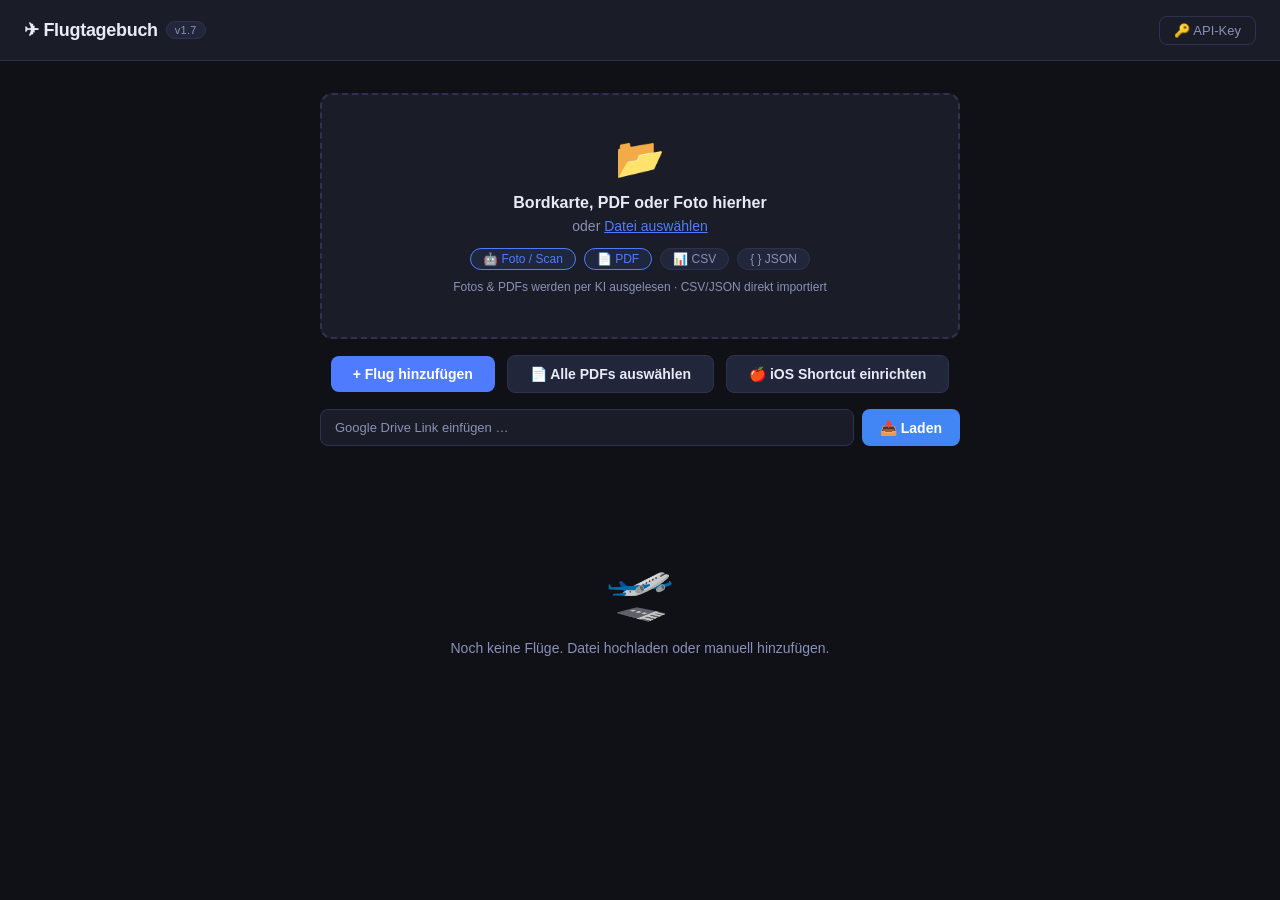
<file: index.html>
<!DOCTYPE html>
<html lang="de">
<head>
  <meta charset="UTF-8" />
  <meta name="viewport" content="width=device-width, initial-scale=1.0" />
  <title>Flugtagebuch</title>
  <link rel="stylesheet" href="styles.css" />
</head>
<body>
  <header>
    <div class="header-inner">
      <div class="logo">
        ✈ Flugtagebuch
        <span class="version-badge" id="version"></span>
      </div>
      <div class="header-right">
        <div class="stats" id="stats"></div>
        <button class="btn-key" id="apiKeyBtn" title="API-Key einrichten">🔑 API-Key</button>
      </div>
    </div>
  </header>

  <main>
    <section class="drop-section">
      <div class="drop-zone" id="dropZone">
        <div class="drop-icon">📂</div>
        <p class="drop-title">Bordkarte, PDF oder Foto hierher</p>
        <p class="drop-sub">oder <label class="file-link" for="fileInput">Datei auswählen</label></p>
        <input type="file" id="fileInput" accept=".pdf,.csv,.json,image/*" hidden multiple />
        <input type="file" id="pdfInput" accept=".pdf" hidden multiple />
        <div class="drop-badges">
          <span class="format-badge ai">🤖 Foto / Scan</span>
          <span class="format-badge ai">📄 PDF</span>
          <span class="format-badge">📊 CSV</span>
          <span class="format-badge">{ } JSON</span>
        </div>
        <p class="drop-hint">Fotos &amp; PDFs werden per KI ausgelesen · CSV/JSON direkt importiert</p>
      </div>
      <div class="drop-actions">
        <button class="btn-primary" id="addBtn">+ Flug hinzufügen</button>
        <button class="btn-pdf" id="pdfBtn">📄 Alle PDFs auswählen</button>
        <a class="btn-pdf" href="shortcut.html">🍎 iOS Shortcut einrichten</a>
      </div>
      <div class="gdrive-row">
        <input type="url" id="gdriveInput" placeholder="Google Drive Link einfügen …" autocomplete="off" />
        <button class="btn-gdrive" id="gdriveBtn">📥 Laden</button>
      </div>
    </section>

    <section class="queue-section" id="queueSection" style="display:none">
      <div class="queue-header">
        <span class="queue-title">Verarbeitung</span>
        <button class="queue-close" id="queueClose">✕</button>
      </div>
      <ul class="queue-list" id="queueList"></ul>
    </section>

    <section class="filter-bar" id="filterBar" style="display:none">
      <input type="text" id="searchInput" placeholder="Suchen (Airport, Airline …)" />
      <select id="yearFilter"><option value="">Alle Jahre</option></select>
      <button class="btn-ghost" id="exportBtn">⬇ CSV Export</button>
      <button class="btn-ghost danger" id="clearBtn">🗑 Alle löschen</button>
    </section>

    <section class="table-section" id="tableSection" style="display:none">
      <div class="table-wrap">
        <table id="flightTable">
          <thead>
            <tr>
              <th data-col="date" class="sortable">Datum <span class="sort-icon">↕</span></th>
              <th data-col="flight">Flug</th>
              <th data-col="from" class="sortable">Von <span class="sort-icon">↕</span></th>
              <th data-col="to" class="sortable">Nach <span class="sort-icon">↕</span></th>
              <th data-col="dep">Abflug</th>
              <th data-col="arr">Ankunft</th>
              <th data-col="dur" class="sortable">Dauer <span class="sort-icon">↕</span></th>
              <th data-col="airline">Airline</th>
              <th data-col="aircraft">Flugzeug</th>
              <th data-col="seat">Sitz</th>
              <th data-col="class">Klasse</th>
              <th></th>
            </tr>
          </thead>
          <tbody id="flightBody"></tbody>
        </table>
      </div>
      <p class="table-count" id="tableCount"></p>
    </section>

    <section class="empty-state" id="emptyState">
      <div class="empty-icon">🛫</div>
      <p>Noch keine Flüge. Datei hochladen oder manuell hinzufügen.</p>
    </section>
  </main>

  <div class="modal-backdrop" id="modalBackdrop" style="display:none">
    <div class="modal">
      <div class="modal-header">
        <h2 id="modalTitle">Flug hinzufügen</h2>
        <button class="modal-close" id="modalClose">✕</button>
      </div>
      <form id="flightForm" class="modal-body">
        <div class="form-row">
          <label>Datum *<input type="date" name="date" required /></label>
          <label>Flugnummer<input type="text" name="flight" placeholder="LH400" /></label>
        </div>
        <div class="form-row">
          <label>Von (IATA) *<input type="text" name="from" placeholder="FRA" maxlength="4" required /></label>
          <label>Nach (IATA) *<input type="text" name="to" placeholder="JFK" maxlength="4" required /></label>
        </div>
        <div class="form-row">
          <label>Abflug<input type="time" name="dep" /></label>
          <label>Ankunft<input type="time" name="arr" /></label>
          <label>Dauer<input type="text" name="dur" placeholder="9h 15m" /></label>
        </div>
        <div class="form-row">
          <label>Airline<input type="text" name="airline" placeholder="Lufthansa" /></label>
          <label>Flugzeug<input type="text" name="aircraft" placeholder="A380" /></label>
        </div>
        <div class="form-row">
          <label>Sitz<input type="text" name="seat" placeholder="32A" /></label>
          <label>Klasse<select name="class">
            <option value="">–</option>
            <option>Economy</option>
            <option>Premium Economy</option>
            <option>Business</option>
            <option>First</option>
          </select></label>
        </div>
        <div class="form-actions">
          <button type="button" class="btn-ghost" id="modalCancelBtn">Abbrechen</button>
          <button type="submit" class="btn-primary">Speichern</button>
        </div>
      </form>
    </div>
  </div>

  <div class="modal-backdrop" id="apiKeyBackdrop" style="display:none">
    <div class="modal">
      <div class="modal-header">
        <h2>🔑 Anthropic API-Key</h2>
        <button class="modal-close" id="apiKeyClose">✕</button>
      </div>
      <div class="modal-body">
        <p class="api-info">Wird benötigt um Fotos und PDFs per KI auszulesen. Wird nur lokal in deinem Browser gespeichert.</p>
        <p class="api-info">Kostenlos registrieren: <strong>console.anthropic.com</strong></p>
        <div class="form-row" style="margin-top:16px">
          <label>API-Key<input type="password" id="apiKeyInput" placeholder="sk-ant-…" autocomplete="off" /></label>
        </div>
        <div class="form-actions">
          <button class="btn-ghost" id="apiKeyClearBtn">Löschen</button>
          <button class="btn-primary" id="apiKeySaveBtn">Speichern</button>
        </div>
      </div>
    </div>
  </div>

  <div class="toast" id="toast"></div>

  <script src="app.js"></script>
</body>
</html>
</file>
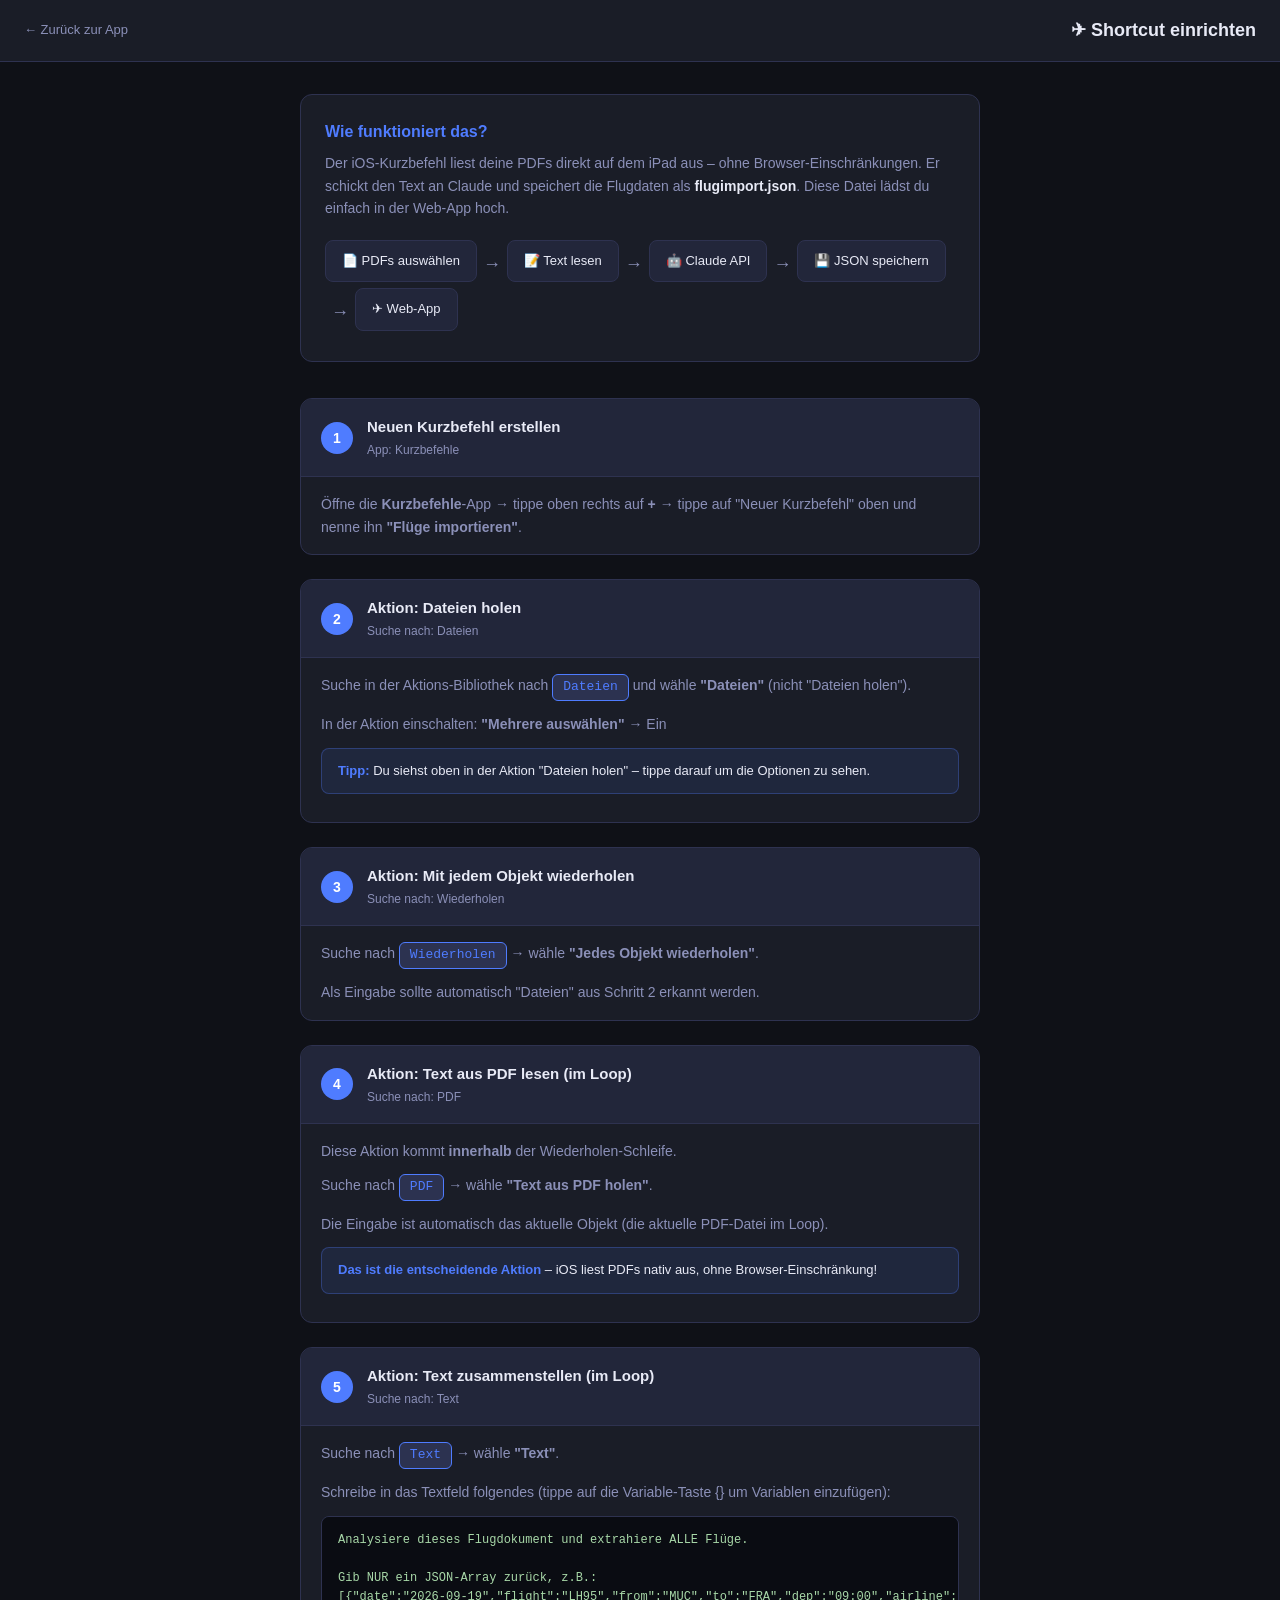
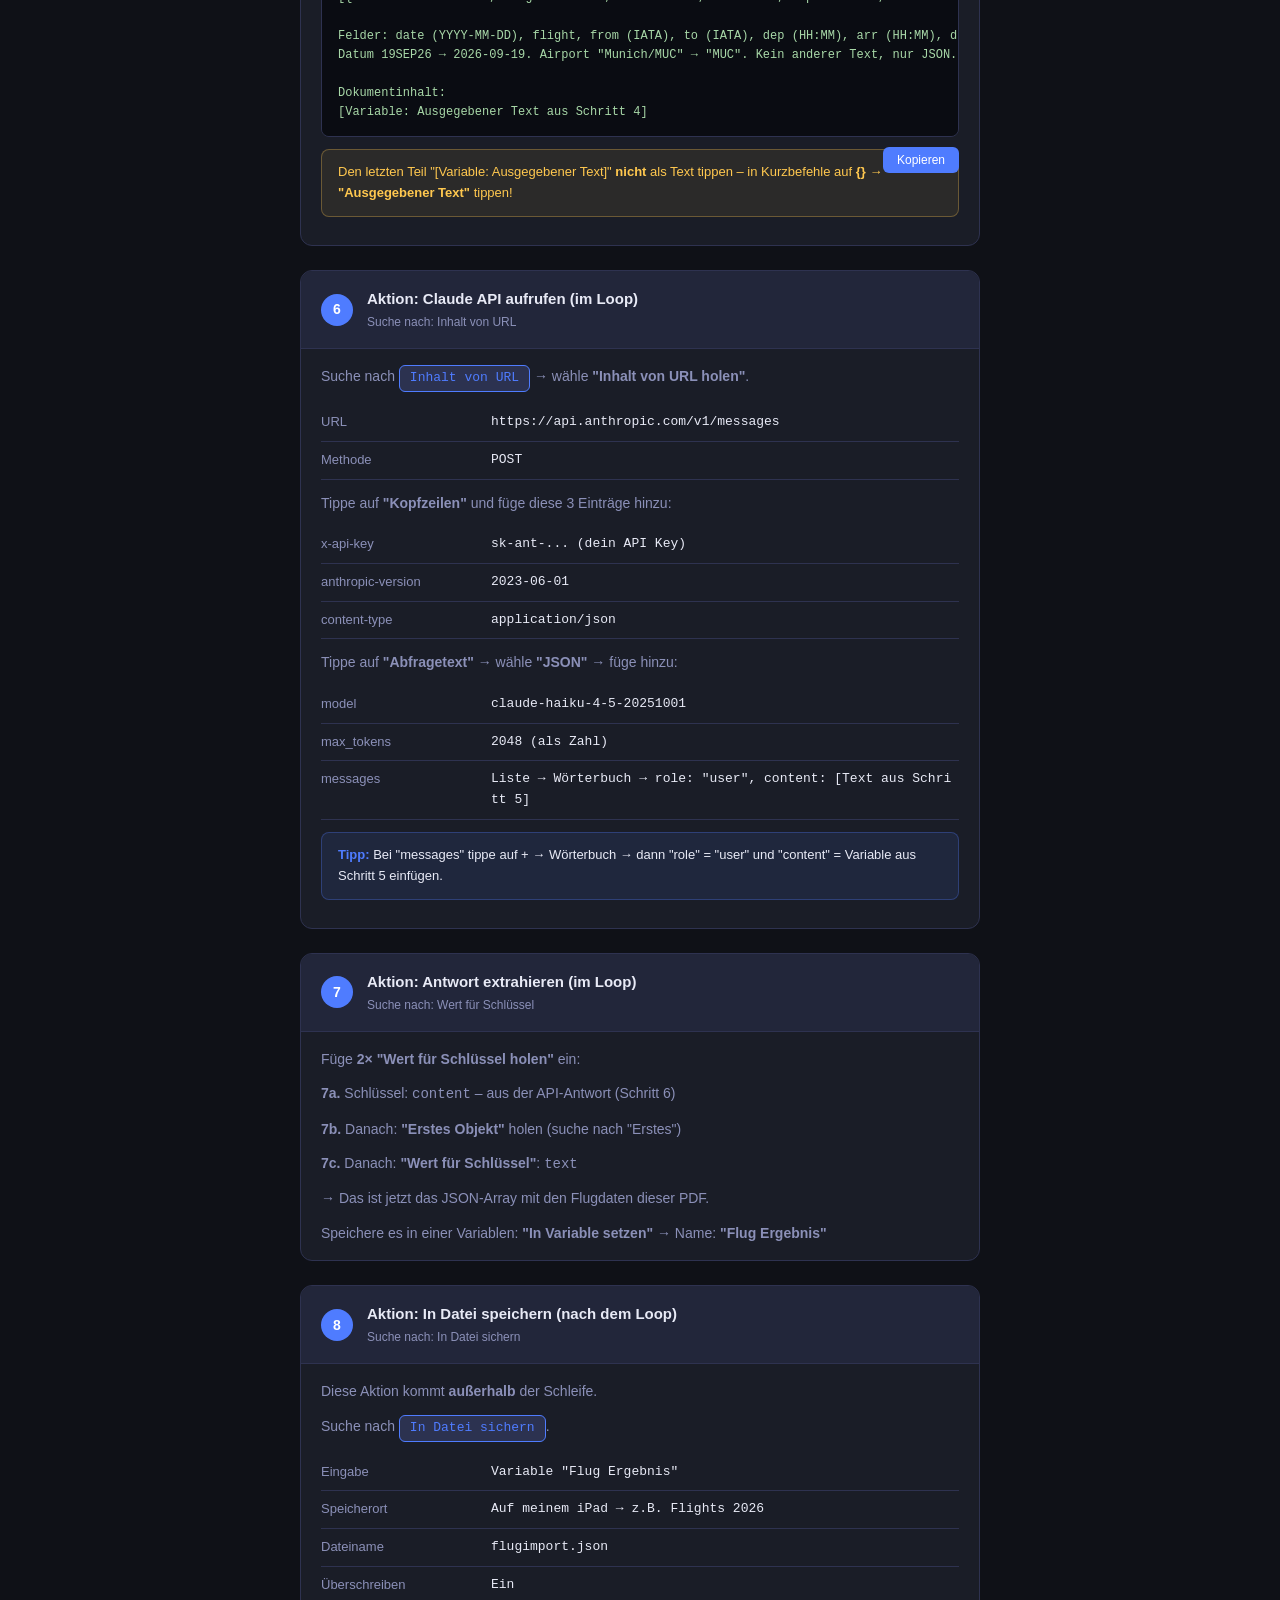
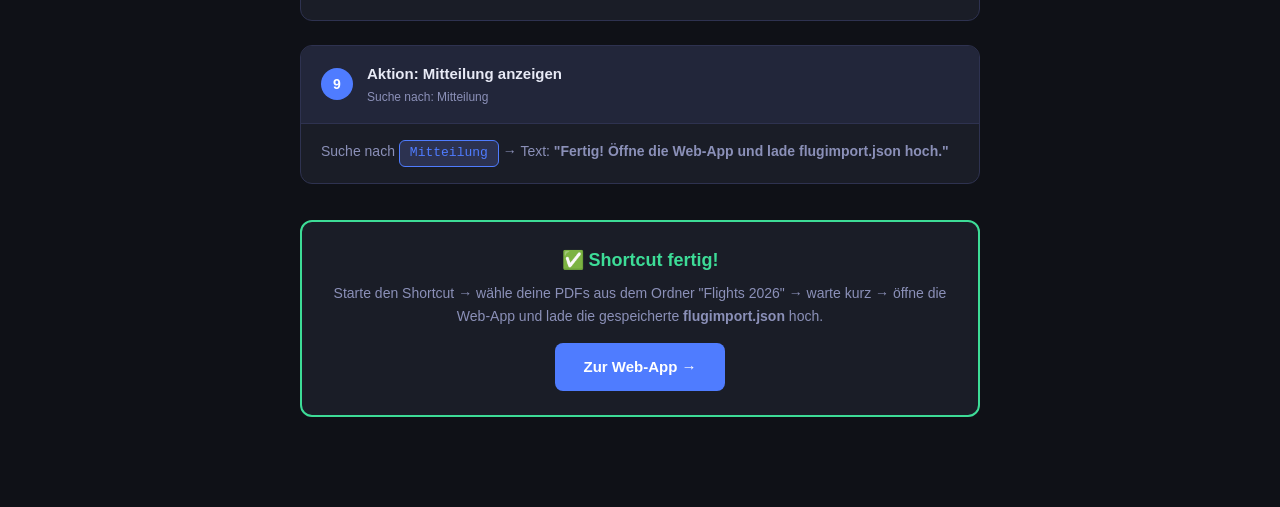
<file: shortcut.html>
<!DOCTYPE html>
<html lang="de">
<head>
  <meta charset="UTF-8" />
  <meta name="viewport" content="width=device-width, initial-scale=1.0" />
  <title>Shortcut einrichten – Flugtagebuch</title>
  <style>
    *, *::before, *::after { box-sizing: border-box; margin: 0; padding: 0; }
    :root {
      --bg: #0f1117; --surface: #1a1d27; --surface2: #22263a;
      --border: #2e3250; --accent: #4f7cff; --text: #e8eaf6;
      --muted: #8b90b8; --success: #3ddc97; --warn: #ffc84f;
      --radius: 12px;
    }
    body { background: var(--bg); color: var(--text); font-family: -apple-system, BlinkMacSystemFont, 'Segoe UI', sans-serif; font-size: 15px; line-height: 1.6; padding-bottom: 60px; }
    header { background: var(--surface); border-bottom: 1px solid var(--border); padding: 16px 24px; display: flex; align-items: center; gap: 12px; position: sticky; top: 0; z-index: 10; }
    header a { color: var(--muted); text-decoration: none; font-size: 13px; }
    header a:hover { color: var(--text); }
    h1 { font-size: 18px; font-weight: 700; }
    main { max-width: 720px; margin: 0 auto; padding: 32px 20px; }
    .intro { background: var(--surface); border: 1px solid var(--border); border-radius: var(--radius); padding: 24px; margin-bottom: 36px; }
    .intro h2 { font-size: 16px; margin-bottom: 8px; color: var(--accent); }
    .intro p { color: var(--muted); font-size: 14px; }
    .flow { display: flex; gap: 0; align-items: flex-start; flex-wrap: wrap; margin-top: 20px; }
    .flow-step { background: var(--surface2); border: 1px solid var(--border); border-radius: 8px; padding: 10px 16px; font-size: 13px; color: var(--text); white-space: nowrap; }
    .flow-arrow { color: var(--muted); padding: 10px 6px; font-size: 18px; }
    .steps { display: flex; flex-direction: column; gap: 24px; }
    .step { background: var(--surface); border: 1px solid var(--border); border-radius: var(--radius); overflow: hidden; }
    .step-header { display: flex; align-items: center; gap: 14px; padding: 16px 20px; border-bottom: 1px solid var(--border); background: var(--surface2); }
    .step-num { width: 32px; height: 32px; border-radius: 50%; background: var(--accent); color: #fff; font-weight: 700; font-size: 14px; display: flex; align-items: center; justify-content: center; flex-shrink: 0; }
    .step-title { font-size: 15px; font-weight: 600; }
    .step-action { font-size: 12px; color: var(--muted); margin-top: 2px; }
    .step-body { padding: 16px 20px; }
    .step-body p { color: var(--muted); font-size: 14px; margin-bottom: 12px; }
    .step-body p:last-child { margin-bottom: 0; }
    .search-badge { display: inline-block; background: #2c3250; border: 1px solid var(--accent); border-radius: 6px; padding: 2px 10px; font-size: 13px; color: var(--accent); font-family: monospace; }
    .setting { display: flex; align-items: flex-start; gap: 10px; padding: 8px 0; border-bottom: 1px solid var(--border); }
    .setting:last-child { border-bottom: none; }
    .setting-key { font-size: 13px; color: var(--muted); min-width: 160px; flex-shrink: 0; }
    .setting-val { font-size: 13px; font-family: monospace; color: var(--text); word-break: break-all; }
    .code { background: #0a0c12; border: 1px solid var(--border); border-radius: 8px; padding: 14px 16px; font-family: monospace; font-size: 12px; color: #a8d8a8; overflow-x: auto; white-space: pre; margin: 12px 0; }
    .tip { background: rgba(79,124,255,.1); border: 1px solid rgba(79,124,255,.3); border-radius: 8px; padding: 12px 16px; font-size: 13px; color: var(--text); margin: 12px 0; }
    .tip strong { color: var(--accent); }
    .warn-box { background: rgba(255,200,79,.08); border: 1px solid rgba(255,200,79,.3); border-radius: 8px; padding: 12px 16px; font-size: 13px; color: var(--warn); margin: 12px 0; }
    .copy-btn { background: var(--accent); color: #fff; border: none; border-radius: 6px; padding: 6px 14px; font-size: 12px; cursor: pointer; float: right; margin-top: -2px; }
    .copy-btn:active { opacity: .7; }
    .final-box { background: var(--surface); border: 2px solid var(--success); border-radius: var(--radius); padding: 24px; margin-top: 36px; text-align: center; }
    .final-box h3 { color: var(--success); font-size: 18px; margin-bottom: 8px; }
    .final-box p { color: var(--muted); font-size: 14px; margin-bottom: 16px; }
    .btn { display: inline-block; background: var(--accent); color: #fff; text-decoration: none; border-radius: 8px; padding: 12px 28px; font-weight: 600; font-size: 15px; }
    .header-items { display: flex; flex-direction: column; }
  </style>
</head>
<body>

<header>
  <a href="/">← Zurück zur App</a>
  <div style="flex:1"></div>
  <h1>✈ Shortcut einrichten</h1>
</header>

<main>

  <div class="intro">
    <h2>Wie funktioniert das?</h2>
    <p>Der iOS-Kurzbefehl liest deine PDFs direkt auf dem iPad aus – ohne Browser-Einschränkungen. Er schickt den Text an Claude und speichert die Flugdaten als <strong style="color:var(--text)">flugimport.json</strong>. Diese Datei lädst du einfach in der Web-App hoch.</p>
    <div class="flow">
      <div class="flow-step">📄 PDFs auswählen</div>
      <div class="flow-arrow">→</div>
      <div class="flow-step">📝 Text lesen</div>
      <div class="flow-arrow">→</div>
      <div class="flow-step">🤖 Claude API</div>
      <div class="flow-arrow">→</div>
      <div class="flow-step">💾 JSON speichern</div>
      <div class="flow-arrow">→</div>
      <div class="flow-step">✈ Web-App</div>
    </div>
  </div>

  <div class="steps">

    <!-- Step 1 -->
    <div class="step">
      <div class="step-header">
        <div class="step-num">1</div>
        <div class="header-items">
          <div class="step-title">Neuen Kurzbefehl erstellen</div>
          <div class="step-action">App: Kurzbefehle</div>
        </div>
      </div>
      <div class="step-body">
        <p>Öffne die <strong>Kurzbefehle</strong>-App → tippe oben rechts auf <strong>+</strong> → tippe auf "Neuer Kurzbefehl" oben und nenne ihn <strong>"Flüge importieren"</strong>.</p>
      </div>
    </div>

    <!-- Step 2 -->
    <div class="step">
      <div class="step-header">
        <div class="step-num">2</div>
        <div class="header-items">
          <div class="step-title">Aktion: Dateien holen</div>
          <div class="step-action">Suche nach: Dateien</div>
        </div>
      </div>
      <div class="step-body">
        <p>Suche in der Aktions-Bibliothek nach <span class="search-badge">Dateien</span> und wähle <strong>"Dateien"</strong> (nicht "Dateien holen").</p>
        <p>In der Aktion einschalten: <strong>"Mehrere auswählen"</strong> → Ein</p>
        <div class="tip"><strong>Tipp:</strong> Du siehst oben in der Aktion "Dateien holen" – tippe darauf um die Optionen zu sehen.</div>
      </div>
    </div>

    <!-- Step 3 -->
    <div class="step">
      <div class="step-header">
        <div class="step-num">3</div>
        <div class="header-items">
          <div class="step-title">Aktion: Mit jedem Objekt wiederholen</div>
          <div class="step-action">Suche nach: Wiederholen</div>
        </div>
      </div>
      <div class="step-body">
        <p>Suche nach <span class="search-badge">Wiederholen</span> → wähle <strong>"Jedes Objekt wiederholen"</strong>.</p>
        <p>Als Eingabe sollte automatisch "Dateien" aus Schritt 2 erkannt werden.</p>
      </div>
    </div>

    <!-- Step 4 -->
    <div class="step">
      <div class="step-header">
        <div class="step-num">4</div>
        <div class="header-items">
          <div class="step-title">Aktion: Text aus PDF lesen (im Loop)</div>
          <div class="step-action">Suche nach: PDF</div>
        </div>
      </div>
      <div class="step-body">
        <p>Diese Aktion kommt <strong>innerhalb</strong> der Wiederholen-Schleife.</p>
        <p>Suche nach <span class="search-badge">PDF</span> → wähle <strong>"Text aus PDF holen"</strong>.</p>
        <p>Die Eingabe ist automatisch das aktuelle Objekt (die aktuelle PDF-Datei im Loop).</p>
        <div class="tip"><strong>Das ist die entscheidende Aktion</strong> – iOS liest PDFs nativ aus, ohne Browser-Einschränkung!</div>
      </div>
    </div>

    <!-- Step 5 -->
    <div class="step">
      <div class="step-header">
        <div class="step-num">5</div>
        <div class="header-items">
          <div class="step-title">Aktion: Text zusammenstellen (im Loop)</div>
          <div class="step-action">Suche nach: Text</div>
        </div>
      </div>
      <div class="step-body">
        <p>Suche nach <span class="search-badge">Text</span> → wähle <strong>"Text"</strong>.</p>
        <p>Schreibe in das Textfeld folgendes (tippe auf die Variable-Taste {} um Variablen einzufügen):</p>
        <div class="code" id="promptCode">Analysiere dieses Flugdokument und extrahiere ALLE Flüge.

Gib NUR ein JSON-Array zurück, z.B.:
[{"date":"2026-09-19","flight":"LH95","from":"MUC","to":"FRA","dep":"09:00","airline":"Lufthansa","class":"Economy"}]

Felder: date (YYYY-MM-DD), flight, from (IATA), to (IATA), dep (HH:MM), arr (HH:MM), dur, airline, class.
Datum 19SEP26 → 2026-09-19. Airport "Munich/MUC" → "MUC". Kein anderer Text, nur JSON.

Dokumentinhalt:
[Variable: Ausgegebener Text aus Schritt 4]</div>
        <button class="copy-btn" onclick="copyPrompt()">Kopieren</button>
        <div class="warn-box">Den letzten Teil "[Variable: Ausgegebener Text]" <strong>nicht</strong> als Text tippen – in Kurzbefehle auf <strong>{}</strong> → <strong>"Ausgegebener Text"</strong> tippen!</div>
      </div>
    </div>

    <!-- Step 6 -->
    <div class="step">
      <div class="step-header">
        <div class="step-num">6</div>
        <div class="header-items">
          <div class="step-title">Aktion: Claude API aufrufen (im Loop)</div>
          <div class="step-action">Suche nach: Inhalt von URL</div>
        </div>
      </div>
      <div class="step-body">
        <p>Suche nach <span class="search-badge">Inhalt von URL</span> → wähle <strong>"Inhalt von URL holen"</strong>.</p>
        <div class="setting">
          <span class="setting-key">URL</span>
          <span class="setting-val">https://api.anthropic.com/v1/messages</span>
        </div>
        <div class="setting">
          <span class="setting-key">Methode</span>
          <span class="setting-val">POST</span>
        </div>
        <p style="margin-top:12px">Tippe auf <strong>"Kopfzeilen"</strong> und füge diese 3 Einträge hinzu:</p>
        <div class="setting">
          <span class="setting-key">x-api-key</span>
          <span class="setting-val">sk-ant-... (dein API Key)</span>
        </div>
        <div class="setting">
          <span class="setting-key">anthropic-version</span>
          <span class="setting-val">2023-06-01</span>
        </div>
        <div class="setting">
          <span class="setting-key">content-type</span>
          <span class="setting-val">application/json</span>
        </div>
        <p style="margin-top:12px">Tippe auf <strong>"Abfragetext"</strong> → wähle <strong>"JSON"</strong> → füge hinzu:</p>
        <div class="setting">
          <span class="setting-key">model</span>
          <span class="setting-val">claude-haiku-4-5-20251001</span>
        </div>
        <div class="setting">
          <span class="setting-key">max_tokens</span>
          <span class="setting-val">2048 (als Zahl)</span>
        </div>
        <div class="setting">
          <span class="setting-key">messages</span>
          <span class="setting-val">Liste → Wörterbuch → role: "user", content: [Text aus Schritt 5]</span>
        </div>
        <div class="tip"><strong>Tipp:</strong> Bei "messages" tippe auf + → Wörterbuch → dann "role" = "user" und "content" = Variable aus Schritt 5 einfügen.</div>
      </div>
    </div>

    <!-- Step 7 -->
    <div class="step">
      <div class="step-header">
        <div class="step-num">7</div>
        <div class="header-items">
          <div class="step-title">Aktion: Antwort extrahieren (im Loop)</div>
          <div class="step-action">Suche nach: Wert für Schlüssel</div>
        </div>
      </div>
      <div class="step-body">
        <p>Füge <strong>2× "Wert für Schlüssel holen"</strong> ein:</p>
        <p><strong>7a.</strong> Schlüssel: <code>content</code> – aus der API-Antwort (Schritt 6)</p>
        <p><strong>7b.</strong> Danach: <strong>"Erstes Objekt"</strong> holen (suche nach "Erstes")</p>
        <p><strong>7c.</strong> Danach: <strong>"Wert für Schlüssel"</strong>: <code>text</code></p>
        <p>→ Das ist jetzt das JSON-Array mit den Flugdaten dieser PDF.</p>
        <p>Speichere es in einer Variablen: <strong>"In Variable setzen"</strong> → Name: <strong>"Flug Ergebnis"</strong></p>
      </div>
    </div>

    <!-- Step 8 -->
    <div class="step">
      <div class="step-header">
        <div class="step-num">8</div>
        <div class="header-items">
          <div class="step-title">Aktion: In Datei speichern (nach dem Loop)</div>
          <div class="step-action">Suche nach: In Datei sichern</div>
        </div>
      </div>
      <div class="step-body">
        <p>Diese Aktion kommt <strong>außerhalb</strong> der Schleife.</p>
        <p>Suche nach <span class="search-badge">In Datei sichern</span>.</p>
        <div class="setting">
          <span class="setting-key">Eingabe</span>
          <span class="setting-val">Variable "Flug Ergebnis"</span>
        </div>
        <div class="setting">
          <span class="setting-key">Speicherort</span>
          <span class="setting-val">Auf meinem iPad → z.B. Flights 2026</span>
        </div>
        <div class="setting">
          <span class="setting-key">Dateiname</span>
          <span class="setting-val">flugimport.json</span>
        </div>
        <div class="setting">
          <span class="setting-key">Überschreiben</span>
          <span class="setting-val">Ein</span>
        </div>
      </div>
    </div>

    <!-- Step 9 -->
    <div class="step">
      <div class="step-header">
        <div class="step-num">9</div>
        <div class="header-items">
          <div class="step-title">Aktion: Mitteilung anzeigen</div>
          <div class="step-action">Suche nach: Mitteilung</div>
        </div>
      </div>
      <div class="step-body">
        <p>Suche nach <span class="search-badge">Mitteilung</span> → Text: <strong>"Fertig! Öffne die Web-App und lade flugimport.json hoch."</strong></p>
      </div>
    </div>

  </div>

  <!-- Final Box -->
  <div class="final-box">
    <h3>✅ Shortcut fertig!</h3>
    <p>Starte den Shortcut → wähle deine PDFs aus dem Ordner "Flights 2026" → warte kurz → öffne die Web-App und lade die gespeicherte <strong>flugimport.json</strong> hoch.</p>
    <a class="btn" href="/">Zur Web-App →</a>
  </div>

</main>

<script>
function copyPrompt() {
  const text = `Analysiere dieses Flugdokument und extrahiere ALLE Flüge.

Gib NUR ein JSON-Array zurück, z.B.:
[{"date":"2026-09-19","flight":"LH95","from":"MUC","to":"FRA","dep":"09:00","airline":"Lufthansa","class":"Economy"}]

Felder: date (YYYY-MM-DD), flight, from (IATA), to (IATA), dep (HH:MM), arr (HH:MM), dur, airline, class.
Datum 19SEP26 -> 2026-09-19. Airport Munich/MUC -> MUC. Kein anderer Text, nur JSON.

Dokumentinhalt:`;
  navigator.clipboard.writeText(text).then(() => {
    const btn = document.querySelector('.copy-btn');
    btn.textContent = 'Kopiert ✓';
    setTimeout(() => btn.textContent = 'Kopieren', 2000);
  });
}
</script>

</body>
</html>
</file>
<file: styles.css>
*, *::before, *::after { box-sizing: border-box; margin: 0; padding: 0; }

:root {
  --bg: #0f1117;
  --surface: #1a1d27;
  --surface2: #22263a;
  --border: #2e3250;
  --accent: #4f7cff;
  --accent-hover: #3d6aee;
  --text: #e8eaf6;
  --text-muted: #8b90b8;
  --danger: #ff4f6a;
  --success: #3ddc97;
  --warning: #ffc84f;
  --radius: 12px;
  --radius-sm: 8px;
}

body {
  background: var(--bg);
  color: var(--text);
  font-family: -apple-system, BlinkMacSystemFont, 'Segoe UI', Roboto, sans-serif;
  font-size: 14px;
  min-height: 100vh;
}

header {
  background: var(--surface);
  border-bottom: 1px solid var(--border);
  padding: 0 24px;
  position: sticky;
  top: 0;
  z-index: 100;
}
.header-inner {
  max-width: 1400px;
  margin: 0 auto;
  height: 60px;
  display: flex;
  align-items: center;
  justify-content: space-between;
}
.logo {
  font-size: 18px;
  font-weight: 700;
  letter-spacing: -.3px;
  display: flex;
  align-items: center;
  gap: 8px;
}
.version-badge {
  font-size: 11px;
  font-weight: 500;
  color: var(--text-muted);
  background: var(--surface2);
  border: 1px solid var(--border);
  border-radius: 99px;
  padding: 2px 8px;
  letter-spacing: .3px;
}
.header-right {
  display: flex;
  align-items: center;
  gap: 20px;
}
.stats {
  display: flex;
  gap: 24px;
}
.btn-key {
  background: transparent;
  border: 1px solid var(--border);
  color: var(--text-muted);
  border-radius: var(--radius-sm);
  padding: 6px 14px;
  font-size: 13px;
  cursor: pointer;
  transition: all .15s;
  white-space: nowrap;
}
.btn-key:hover { border-color: var(--accent); color: var(--text); }
.stat-item { text-align: right; }
.stat-value {
  font-size: 16px;
  font-weight: 700;
  color: var(--accent);
}
.stat-label {
  font-size: 11px;
  color: var(--text-muted);
  text-transform: uppercase;
  letter-spacing: .5px;
}

main {
  max-width: 1400px;
  margin: 0 auto;
  padding: 32px 24px 64px;
}

.drop-section {
  display: flex;
  flex-direction: column;
  align-items: center;
  gap: 16px;
  margin-bottom: 32px;
}
.drop-zone {
  width: 100%;
  max-width: 640px;
  border: 2px dashed var(--border);
  border-radius: var(--radius);
  background: var(--surface);
  padding: 40px 32px;
  text-align: center;
  cursor: pointer;
  transition: border-color .2s, background .2s;
}
.drop-zone:hover, .drop-zone.over {
  border-color: var(--accent);
  background: #1e2240;
}
.drop-icon { font-size: 40px; margin-bottom: 12px; }
.drop-title { font-size: 16px; font-weight: 600; margin-bottom: 6px; }
.drop-sub { color: var(--text-muted); margin-bottom: 12px; }
.file-link {
  color: var(--accent);
  cursor: pointer;
  text-decoration: underline;
}
.drop-badges {
  display: flex;
  gap: 8px;
  justify-content: center;
  flex-wrap: wrap;
  margin: 14px 0 8px;
}
.format-badge {
  background: var(--surface2);
  border: 1px solid var(--border);
  border-radius: 99px;
  padding: 3px 12px;
  font-size: 12px;
  color: var(--text-muted);
}
.format-badge.ai {
  border-color: var(--accent);
  color: var(--accent);
  background: rgba(79,124,255,.1);
}
.drop-hint {
  font-size: 12px;
  color: var(--text-muted);
  margin-top: 4px;
  line-height: 1.6;
}
.drop-actions {
  display: flex;
  gap: 12px;
  align-items: center;
  flex-wrap: wrap;
  justify-content: center;
}
.btn-pdf {
  background: var(--surface2);
  color: var(--text);
  border: 1px solid var(--border);
  border-radius: var(--radius-sm);
  padding: 10px 22px;
  font-size: 14px;
  font-weight: 600;
  cursor: pointer;
  transition: border-color .15s, background .15s;
  white-space: nowrap;
}
.btn-pdf:hover { border-color: var(--accent); background: rgba(79,124,255,.1); color: var(--accent); }
a.btn-pdf { text-decoration: none; display: inline-flex; align-items: center; }

/* ── Google Drive row ── */
.gdrive-row {
  display: flex;
  gap: 8px;
  width: 100%;
  max-width: 640px;
}
.gdrive-row input {
  flex: 1;
  background: var(--surface);
  border: 1px solid var(--border);
  border-radius: var(--radius-sm);
  color: var(--text);
  padding: 10px 14px;
  font-size: 13px;
  outline: none;
  transition: border-color .15s;
}
.gdrive-row input:focus { border-color: #4285f4; }
.gdrive-row input::placeholder { color: var(--text-muted); }
.btn-gdrive {
  background: #4285f4;
  color: #fff;
  border: none;
  border-radius: var(--radius-sm);
  padding: 10px 18px;
  font-size: 14px;
  font-weight: 600;
  cursor: pointer;
  white-space: nowrap;
  transition: background .15s;
}
.btn-gdrive:hover { background: #3367d6; }

.queue-section {
  width: 100%;
  max-width: 640px;
  margin: 0 auto 28px;
  background: var(--surface);
  border: 1px solid var(--border);
  border-radius: var(--radius);
  overflow: hidden;
}
.queue-header {
  display: flex;
  align-items: center;
  justify-content: space-between;
  padding: 12px 16px;
  border-bottom: 1px solid var(--border);
  background: var(--surface2);
}
.queue-title {
  font-size: 13px;
  font-weight: 600;
  color: var(--text-muted);
  text-transform: uppercase;
  letter-spacing: .5px;
}
.queue-close {
  background: none;
  border: none;
  color: var(--text-muted);
  font-size: 14px;
  cursor: pointer;
  padding: 2px 6px;
  border-radius: 4px;
  line-height: 1;
}
.queue-close:hover { background: var(--border); color: var(--text); }
.queue-list { list-style: none; }
.queue-item {
  display: flex;
  align-items: center;
  gap: 10px;
  padding: 10px 16px;
  border-top: 1px solid var(--border);
  font-size: 13px;
}
.queue-item:first-child { border-top: none; }
.queue-item-name {
  flex: 1;
  overflow: hidden;
  text-overflow: ellipsis;
  white-space: nowrap;
  color: var(--text);
}
.queue-item-size {
  font-size: 11px;
  color: var(--text-muted);
  white-space: nowrap;
}
.queue-item-status {
  font-size: 13px;
  white-space: nowrap;
  min-width: 100px;
  text-align: right;
}
.queue-item-status.pending { color: var(--text-muted); }
.queue-item-status.processing { color: var(--accent); }
.queue-item-status.done { color: var(--success); }
.queue-item-status.error { color: var(--danger); }

.api-info {
  color: var(--text-muted);
  font-size: 13px;
  line-height: 1.6;
  margin-bottom: 8px;
}

.btn-primary {
  background: var(--accent);
  color: #fff;
  border: none;
  border-radius: var(--radius-sm);
  padding: 10px 22px;
  font-size: 14px;
  font-weight: 600;
  cursor: pointer;
  transition: background .15s;
}
.btn-primary:hover { background: var(--accent-hover); }

.btn-ghost {
  background: transparent;
  color: var(--text-muted);
  border: 1px solid var(--border);
  border-radius: var(--radius-sm);
  padding: 8px 16px;
  font-size: 13px;
  cursor: pointer;
  transition: color .15s, border-color .15s;
}
.btn-ghost:hover { color: var(--text); border-color: var(--text-muted); }
.btn-ghost.danger { color: var(--danger); border-color: var(--danger); }
.btn-ghost.danger:hover { background: rgba(255,79,106,.1); }

.filter-bar {
  display: flex;
  gap: 10px;
  align-items: center;
  margin-bottom: 16px;
  flex-wrap: wrap;
}
.filter-bar input[type="text"],
.filter-bar select {
  background: var(--surface);
  border: 1px solid var(--border);
  border-radius: var(--radius-sm);
  color: var(--text);
  padding: 8px 14px;
  font-size: 13px;
  outline: none;
  transition: border-color .15s;
}
.filter-bar input[type="text"] { flex: 1; min-width: 200px; }
.filter-bar input[type="text"]:focus,
.filter-bar select:focus { border-color: var(--accent); }

.table-wrap {
  overflow-x: auto;
  border-radius: var(--radius);
  border: 1px solid var(--border);
}
table {
  width: 100%;
  border-collapse: collapse;
  white-space: nowrap;
}
thead th {
  background: var(--surface2);
  padding: 12px 14px;
  text-align: left;
  font-size: 12px;
  font-weight: 600;
  color: var(--text-muted);
  text-transform: uppercase;
  letter-spacing: .5px;
  user-select: none;
}
thead th.sortable { cursor: pointer; }
thead th.sortable:hover { color: var(--text); }
thead th.sort-asc .sort-icon::after { content: ' ↑'; }
thead th.sort-desc .sort-icon::after { content: ' ↓'; }
.sort-icon { font-size: 10px; color: var(--text-muted); }

tbody tr {
  border-top: 1px solid var(--border);
  transition: background .1s;
}
tbody tr:hover { background: var(--surface); }
tbody td {
  padding: 11px 14px;
  color: var(--text);
}
tbody td.airport {
  font-weight: 700;
  font-size: 15px;
  letter-spacing: .5px;
  color: var(--accent);
}
tbody td.muted { color: var(--text-muted); }
.badge {
  display: inline-block;
  padding: 2px 8px;
  border-radius: 99px;
  font-size: 11px;
  font-weight: 600;
  background: var(--surface2);
  color: var(--text-muted);
}
.badge.eco { background: rgba(61,220,151,.15); color: var(--success); }
.badge.bus { background: rgba(79,124,255,.15); color: var(--accent); }
.badge.fst { background: rgba(255,200,79,.15); color: #ffc84f; }
.badge.pre { background: rgba(180,79,255,.15); color: #b44fff; }

.delete-btn {
  background: none;
  border: none;
  color: var(--border);
  cursor: pointer;
  font-size: 16px;
  padding: 2px 6px;
  border-radius: 4px;
  transition: color .15s;
}
.delete-btn:hover { color: var(--danger); }

.table-count {
  margin-top: 10px;
  font-size: 12px;
  color: var(--text-muted);
  text-align: right;
}

.empty-state {
  text-align: center;
  padding: 80px 20px;
  color: var(--text-muted);
}
.empty-icon { font-size: 56px; margin-bottom: 16px; }

.modal-backdrop {
  position: fixed;
  inset: 0;
  background: rgba(0,0,0,.6);
  display: flex;
  align-items: center;
  justify-content: center;
  z-index: 200;
  backdrop-filter: blur(4px);
}
.modal {
  background: var(--surface);
  border: 1px solid var(--border);
  border-radius: var(--radius);
  width: 100%;
  max-width: 560px;
  max-height: 90vh;
  overflow-y: auto;
  margin: 16px;
}
.modal-header {
  display: flex;
  align-items: center;
  justify-content: space-between;
  padding: 20px 24px 0;
}
.modal-header h2 { font-size: 18px; }
.modal-close {
  background: none;
  border: none;
  color: var(--text-muted);
  font-size: 18px;
  cursor: pointer;
  padding: 4px 8px;
  border-radius: 6px;
}
.modal-close:hover { background: var(--surface2); color: var(--text); }
.modal-body { padding: 20px 24px 24px; }
.form-row {
  display: flex;
  gap: 12px;
  margin-bottom: 14px;
  flex-wrap: wrap;
}
.form-row label {
  flex: 1;
  min-width: 120px;
  display: flex;
  flex-direction: column;
  gap: 6px;
  font-size: 12px;
  font-weight: 600;
  color: var(--text-muted);
  text-transform: uppercase;
  letter-spacing: .4px;
}
.form-row input, .form-row select {
  background: var(--bg);
  border: 1px solid var(--border);
  border-radius: var(--radius-sm);
  color: var(--text);
  padding: 9px 12px;
  font-size: 14px;
  outline: none;
  transition: border-color .15s;
  width: 100%;
}
.form-row input:focus, .form-row select:focus { border-color: var(--accent); }
.form-row select option { background: var(--surface2); }
.form-actions {
  display: flex;
  justify-content: flex-end;
  gap: 10px;
  margin-top: 20px;
}

.toast {
  position: fixed;
  bottom: 24px;
  left: 50%;
  transform: translateX(-50%) translateY(80px);
  background: var(--surface2);
  border: 1px solid var(--border);
  color: var(--text);
  padding: 12px 24px;
  border-radius: 99px;
  font-size: 14px;
  font-weight: 500;
  z-index: 300;
  opacity: 0;
  transition: transform .3s, opacity .3s;
  pointer-events: none;
}
.toast.show {
  transform: translateX(-50%) translateY(0);
  opacity: 1;
}
.toast.success { border-color: var(--success); color: var(--success); }
.toast.error { border-color: var(--danger); color: var(--danger); }

@media (max-width: 640px) {
  .stats { gap: 12px; }
  .stat-value { font-size: 14px; }
  main { padding: 20px 16px 40px; }
  .modal-header, .modal-body { padding-left: 16px; padding-right: 16px; }
  .drop-actions { flex-direction: column; width: 100%; max-width: 320px; }
  .drop-actions .btn-primary,
  .drop-actions .btn-pdf { width: 100%; text-align: center; }
}
</file>
